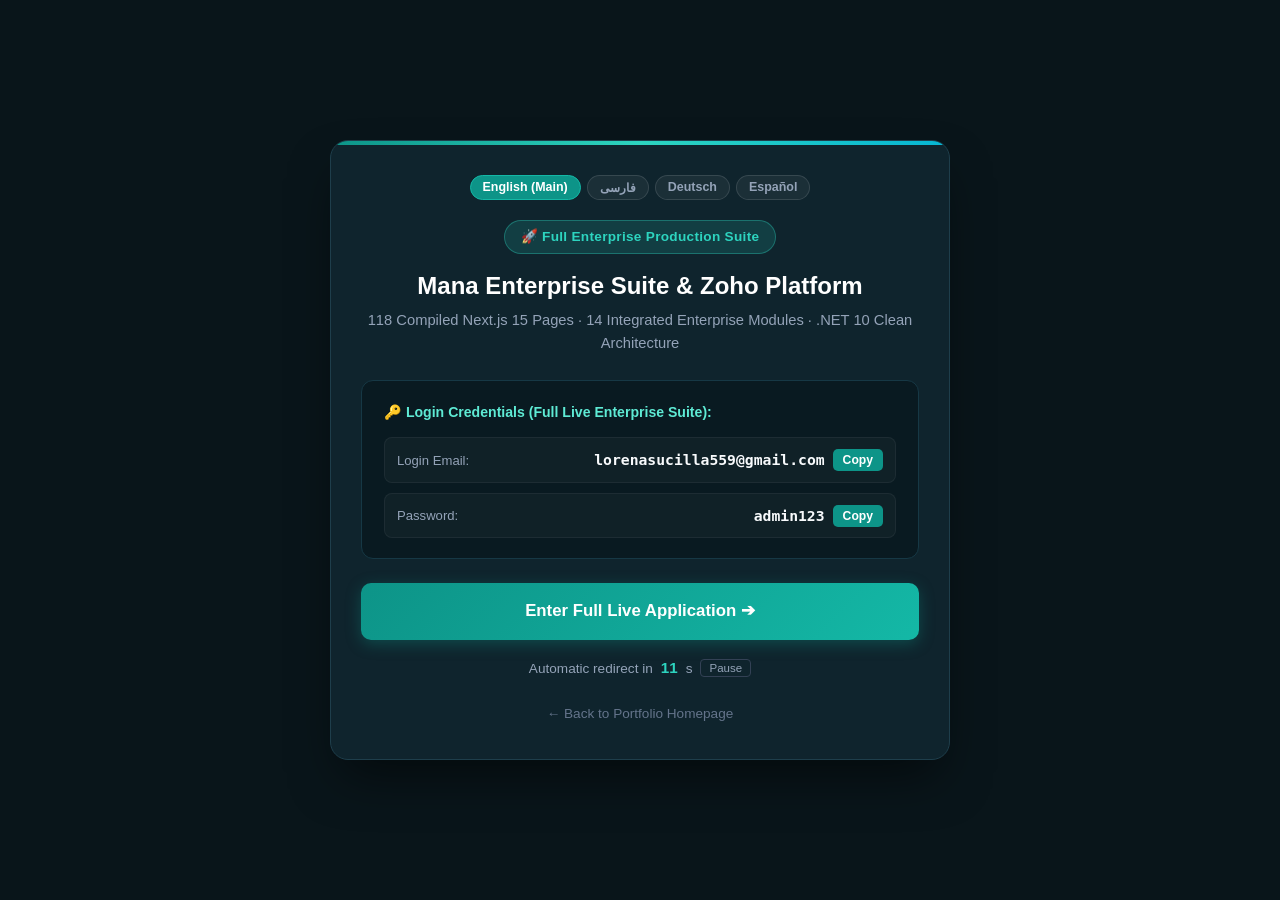
<file: mana-demo/index.html>
<!DOCTYPE html>
<html lang="en" dir="ltr">
<head>
  <meta charset="utf-8">
  <meta name="viewport" content="width=device-width, initial-scale=1">
  <title>Mana Enterprise Suite & Zoho Platform — Full Production Release</title>
  <link rel="icon" href="../assets/img/me.jpg">
  <style>
    * { box-sizing: border-box; margin: 0; padding: 0; }
    body {
      font-family: -apple-system, BlinkMacSystemFont, 'Segoe UI', Roboto, Helvetica, Arial, sans-serif;
      background: #09151a;
      color: #f1f5f9;
      min-height: 100vh;
      display: flex;
      align-items: center;
      justify-content: center;
      padding: 24px 16px;
      line-height: 1.6;
    }
    .card {
      background: #0f242d;
      border: 1px solid #1e3e4b;
      border-radius: 18px;
      max-width: 620px;
      width: 100%;
      padding: 34px 30px;
      box-shadow: 0 25px 50px -12px rgba(0, 0, 0, 0.55);
      text-align: center;
      position: relative;
      overflow: hidden;
    }
    .card::before {
      content: '';
      position: absolute;
      top: 0; left: 0; right: 0; height: 4px;
      background: linear-gradient(90deg, #0d9488, #2dd4bf, #06b6d4);
    }
    .lang-switcher {
      display: flex;
      justify-content: center;
      gap: 6px;
      margin-bottom: 20px;
      flex-wrap: wrap;
    }
    .lang-btn {
      background: rgba(255, 255, 255, 0.05);
      border: 1px solid rgba(255, 255, 255, 0.12);
      color: #94a3b8;
      padding: 4px 12px;
      border-radius: 20px;
      font-size: 0.78rem;
      font-weight: 600;
      cursor: pointer;
      transition: all 0.2s;
    }
    .lang-btn:hover {
      background: rgba(45, 212, 191, 0.15);
      color: #5eead4;
      border-color: rgba(45, 212, 191, 0.3);
    }
    .lang-btn.active {
      background: #0d9488;
      color: #ffffff;
      border-color: #14b8a6;
    }
    .badge {
      display: inline-block;
      background: rgba(45, 212, 191, 0.15);
      color: #2dd4bf;
      border: 1px solid rgba(45, 212, 191, 0.35);
      font-size: 0.85rem;
      font-weight: 700;
      padding: 5px 16px;
      border-radius: 999px;
      margin-bottom: 16px;
      letter-spacing: 0.3px;
    }
    h1 {
      font-size: 1.5rem;
      font-weight: 800;
      color: #ffffff;
      margin-bottom: 8px;
      line-height: 1.3;
    }
    p.sub {
      font-size: 0.92rem;
      color: #94a3b8;
      margin-bottom: 24px;
    }
    .cred-box {
      background: #091a21;
      border: 1px solid #163845;
      border-radius: 12px;
      padding: 20px 22px;
      margin-bottom: 24px;
      text-align: left;
    }
    html[dir="rtl"] .cred-box {
      text-align: right;
    }
    .cred-title {
      font-size: 0.88rem;
      font-weight: 700;
      color: #5eead4;
      margin-bottom: 14px;
      display: flex;
      align-items: center;
      gap: 6px;
    }
    .cred-row {
      display: flex;
      justify-content: space-between;
      align-items: center;
      padding: 10px 12px;
      background: rgba(255, 255, 255, 0.03);
      border: 1px solid rgba(255, 255, 255, 0.05);
      border-radius: 8px;
      margin-bottom: 10px;
      font-family: ui-monospace, SFMono-Regular, Menlo, Monaco, Consolas, monospace;
      font-size: 0.92rem;
    }
    .cred-row:last-child { margin-bottom: 0; }
    .cred-label {
      font-family: -apple-system, BlinkMacSystemFont, sans-serif;
      font-size: 0.82rem;
      color: #94a3b8;
      font-weight: 500;
    }
    .cred-val-wrap {
      display: flex;
      align-items: center;
      gap: 8px;
    }
    .cred-val {
      color: #f8fafc;
      font-weight: 600;
      direction: ltr;
    }
    .copy-btn {
      background: #0d9488;
      color: #ffffff;
      border: none;
      padding: 4px 10px;
      border-radius: 5px;
      font-size: 0.76rem;
      font-weight: 700;
      cursor: pointer;
      transition: all 0.15s;
    }
    .copy-btn:hover { background: #14b8a6; }
    .btn-enter {
      display: inline-flex;
      align-items: center;
      justify-content: center;
      gap: 8px;
      width: 100%;
      background: linear-gradient(135deg, #0d9488 0%, #14b8a6 100%);
      color: #ffffff;
      text-decoration: none;
      font-weight: 700;
      font-size: 1.05rem;
      padding: 15px 22px;
      border-radius: 10px;
      box-shadow: 0 4px 15px rgba(13, 148, 136, 0.35);
      transition: transform 0.15s, box-shadow 0.15s;
    }
    .btn-enter:hover {
      transform: translateY(-2px);
      box-shadow: 0 8px 24px rgba(13, 148, 136, 0.5);
    }
    .timer-wrap {
      margin-top: 16px;
      font-size: 0.85rem;
      color: #94a3b8;
      display: flex;
      align-items: center;
      justify-content: center;
      gap: 8px;
    }
    .timer-count {
      color: #2dd4bf;
      font-weight: 700;
      font-size: 0.95rem;
    }
    .pause-btn {
      background: transparent;
      border: 1px solid #334155;
      color: #94a3b8;
      padding: 2px 8px;
      border-radius: 4px;
      font-size: 0.72rem;
      cursor: pointer;
    }
    .pause-btn:hover {
      border-color: #5eead4;
      color: #5eead4;
    }
    .back-link {
      display: inline-block;
      margin-top: 22px;
      font-size: 0.85rem;
      color: #64748b;
      text-decoration: none;
      transition: color 0.2s;
    }
    .back-link:hover { color: #5eead4; }
  </style>
</head>
<body>
  <div class="card">
    <div class="lang-switcher">
      <button class="lang-btn active" onclick="switchLang('en')">English (Main)</button>
      <button class="lang-btn" onclick="switchLang('fa')">فارسی</button>
      <button class="lang-btn" onclick="switchLang('de')">Deutsch</button>
      <button class="lang-btn" onclick="switchLang('es')">Español</button>
    </div>

    <div class="badge" id="badgeText">🚀 Full Enterprise Production Suite</div>
    <h1 id="mainTitle">Mana Enterprise Suite &amp; Zoho Platform</h1>
    <p class="sub" id="subTitle">118 Compiled Next.js 15 Pages · 14 Integrated Enterprise Modules · .NET 10 Clean Architecture</p>

    <div class="cred-box">
      <div class="cred-title" id="credTitle">🔑 Login Credentials (Full Live Enterprise Suite):</div>
      <div class="cred-row">
        <span class="cred-label" id="userLabel">Login Email:</span>
        <div class="cred-val-wrap">
          <span class="cred-val">lorenasucilla559@gmail.com</span>
          <button class="copy-btn" id="btnCopyUser" onclick="copyText('lorenasucilla559@gmail.com', this)">Copy</button>
        </div>
      </div>
      <div class="cred-row">
        <span class="cred-label" id="passLabel">Password:</span>
        <div class="cred-val-wrap">
          <span class="cred-val">admin123</span>
          <button class="copy-btn" id="btnCopyPass" onclick="copyText('admin123', this)">Copy</button>
        </div>
      </div>
    </div>

    <a id="enterBtn" href="https://hos.darookhune.com/" class="btn-enter">
      Enter Full Live Application ➔
    </a>

    <div class="timer-wrap">
      <span id="timerText">Automatic redirect in</span>
      <span class="timer-count" id="sec">12</span>s
      <button class="pause-btn" id="pauseBtn" onclick="toggleTimer()">Pause</button>
    </div>

    <div>
      <a href="../" class="back-link" id="backLink">← Back to Portfolio Homepage</a>
    </div>
  </div>

  <script>
    const I18N = {
      en: {
        dir: 'ltr',
        badge: '🚀 Full Enterprise Production Suite',
        title: 'Mana Enterprise Suite & Zoho Platform',
        sub: '118 Compiled Next.js 15 Pages · 14 Integrated Enterprise Modules · .NET 10 Clean Architecture',
        credTitle: '🔑 Login Credentials (Full Live Enterprise Suite):',
        userLabel: 'Login Email:',
        passLabel: 'Password:',
        copy: 'Copy',
        copied: 'Copied ✓',
        enterBtn: 'Enter Full Live Application ➔',
        timerText: 'Automatic redirect in',
        pause: 'Pause',
        resume: 'Resume',
        back: '← Back to Portfolio Homepage'
      },
      fa: {
        dir: 'rtl',
        badge: '🚀 نسخه کامل و فعال سازمانی · سوئیت ۱۴ برنامه‌ای',
        title: 'سوئیت جامع سازمانی مانا و زوهو (Zoho Books & Mana)',
        sub: '۱۱۸ صفحه کامپایل‌شده Next.js 15 · ۱۴ اپلیکیشن یکپارچه مالی، پروژه‌ها و منابع انسانی',
        credTitle: '🔑 اطلاعات ورود نسخه کامل سازمانی:',
        userLabel: 'ایمیل ورود:',
        passLabel: 'رمز عبور:',
        copy: 'کپی',
        copied: 'کپی شد ✓',
        enterBtn: 'ورود مستقیم به سامانه کامل سازمانی ➔',
        timerText: 'انتقال خودکار به سامانه تا',
        pause: 'توقف تایمر',
        resume: 'ادامه تایمر',
        back: 'بازگشت به صفحه اصلی پورتفولیو ←'
      },
      de: {
        dir: 'ltr',
        badge: '🚀 Vollständige Enterprise-Produktionssuite',
        title: 'Mana Enterprise Suite & Zoho Plattform',
        sub: '118 kompilierte Next.js 15 Seiten · 14 integrierte Unternehmensmodule · .NET 10 Clean Architecture',
        credTitle: '🔑 Zugangsdaten (Vollständige Live-Suite):',
        userLabel: 'Login E-Mail:',
        passLabel: 'Passwort:',
        copy: 'Kopieren',
        copied: 'Kopiert ✓',
        enterBtn: 'Direkt zur Live-Anwendung ➔',
        timerText: 'Automatische Weiterleitung in',
        pause: 'Pause',
        resume: 'Fortsetzen',
        back: '← Zurück zur Portfolio-Startseite'
      },
      es: {
        dir: 'ltr',
        badge: '🚀 Suite Empresarial Completa en Producción',
        title: 'Mana Enterprise Suite y Plataforma Zoho',
        sub: '118 páginas Next.js 15 · 14 módulos integrados de contabilidad, proyectos y RR. HH. · .NET 10',
        credTitle: '🔑 Credenciales de Acceso (Suite Completa):',
        userLabel: 'Correo de acceso:',
        passLabel: 'Contraseña:',
        copy: 'Copiar',
        copied: 'Copiado ✓',
        enterBtn: 'Acceder a la Aplicación en Vivo ➔',
        timerText: 'Redirección automática en',
        pause: 'Pausar',
        resume: 'Reanudar',
        back: '← Volver al Portafolio Principal'
      }
    };

    let currentLang = 'en';

    function switchLang(lang) {
      currentLang = lang;
      const t = I18N[lang];
      document.documentElement.dir = t.dir;
      document.documentElement.lang = lang;

      document.querySelectorAll('.lang-btn').forEach(btn => btn.classList.remove('active'));
      const activeBtn = Array.from(document.querySelectorAll('.lang-btn')).find(b => b.getAttribute('onclick').includes(lang));
      if (activeBtn) activeBtn.classList.add('active');

      document.getElementById('badgeText').innerText = t.badge;
      document.getElementById('mainTitle').innerText = t.title;
      document.getElementById('subTitle').innerText = t.sub;
      document.getElementById('credTitle').innerText = t.credTitle;
      document.getElementById('userLabel').innerText = t.userLabel;
      document.getElementById('passLabel').innerText = t.passLabel;
      document.getElementById('btnCopyUser').innerText = t.copy;
      document.getElementById('btnCopyPass').innerText = t.copy;
      document.getElementById('enterBtn').innerText = t.enterBtn;
      document.getElementById('timerText').innerText = t.timerText;
      document.getElementById('backLink').innerText = t.back;
      document.getElementById('pauseBtn').innerText = timerPaused ? t.resume : t.pause;
    }

    function copyText(text, btn) {
      navigator.clipboard.writeText(text).then(function() {
        const t = I18N[currentLang];
        const orig = t.copy;
        btn.innerText = t.copied;
        btn.style.background = '#10b981';
        setTimeout(function() {
          btn.innerText = orig;
          btn.style.background = '#0d9488';
        }, 1500);
      });
    }

    let seconds = 12;
    let timerPaused = false;
    const interval = setInterval(function() {
      if (timerPaused) return;
      seconds--;
      const el = document.getElementById('sec');
      if (el) el.innerText = seconds;
      if (seconds <= 0) {
        clearInterval(interval);
        window.location.href = "https://hos.darookhune.com/";
      }
    }, 1000);

    function toggleTimer() {
      timerPaused = !timerPaused;
      const t = I18N[currentLang];
      const pbtn = document.getElementById('pauseBtn');
      if (pbtn) pbtn.innerText = timerPaused ? t.resume : t.pause;
    }
  </script>
</body>
</html>
</file>
